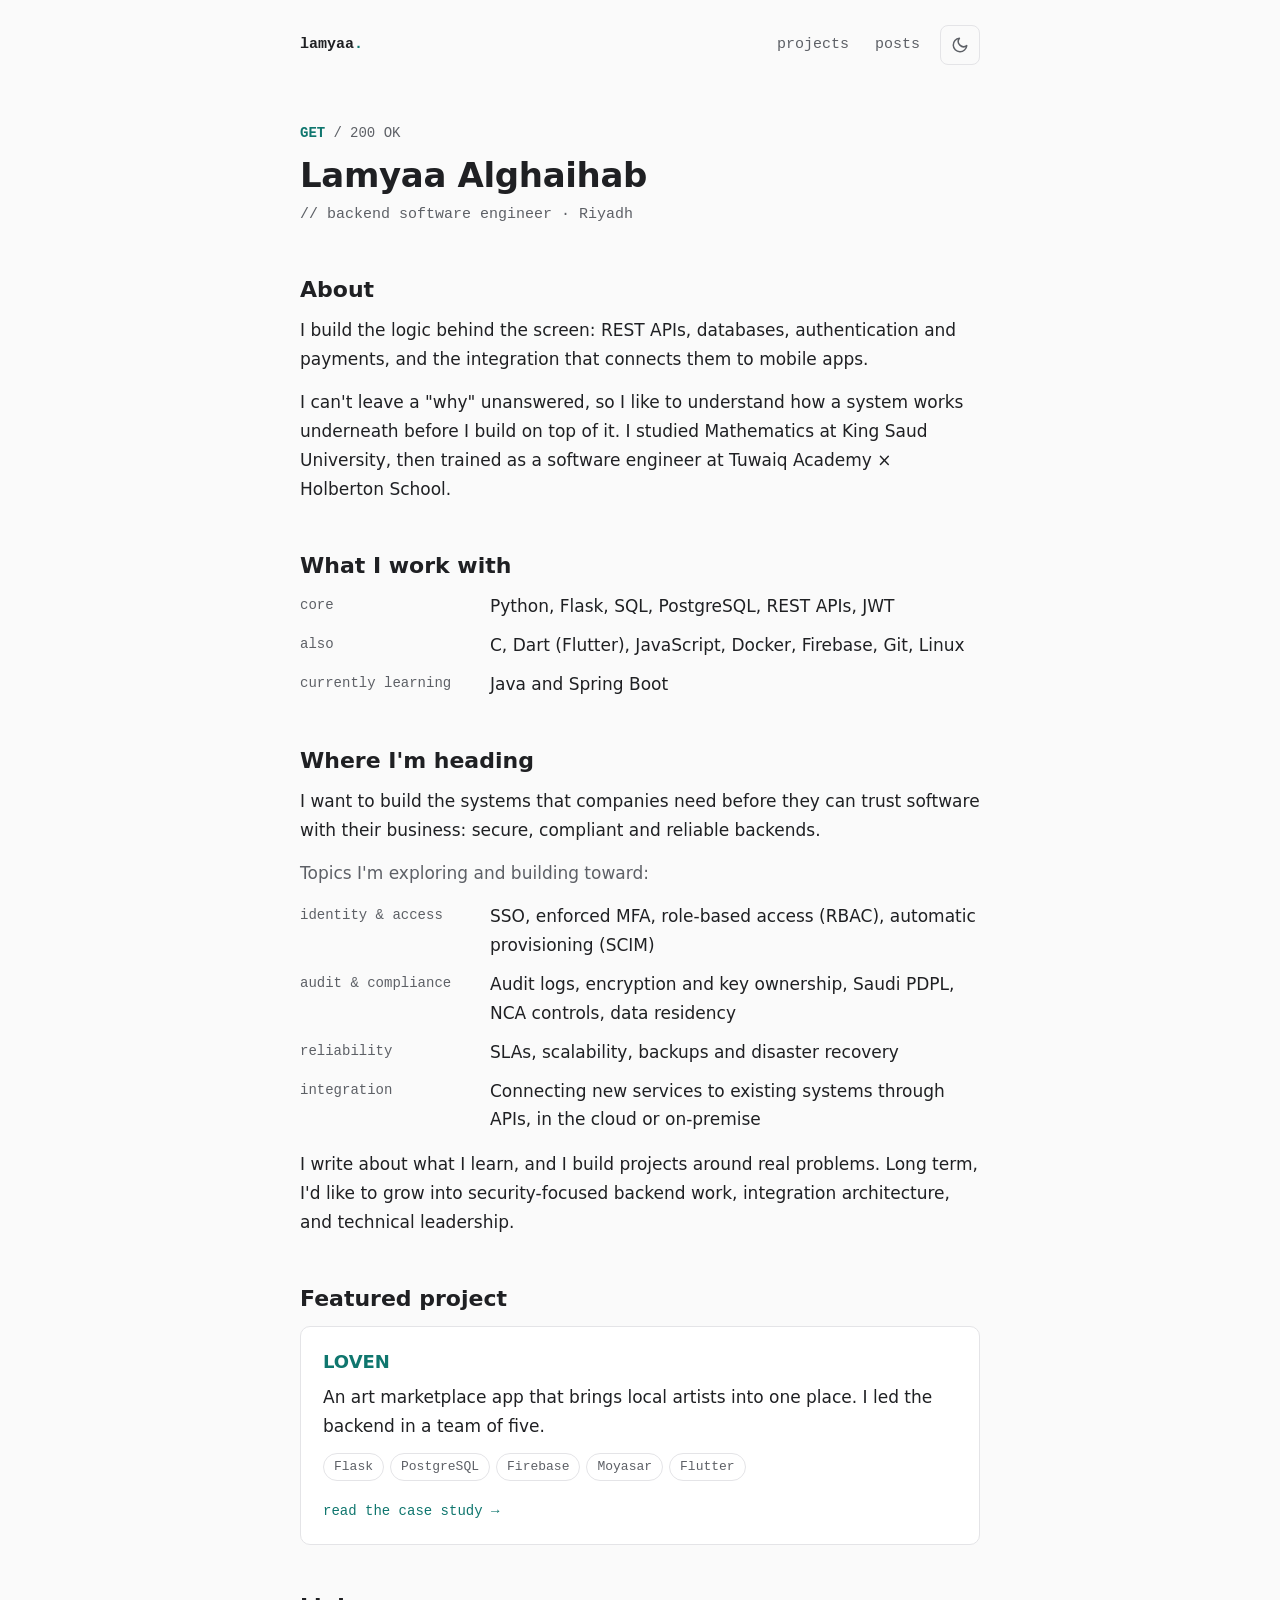
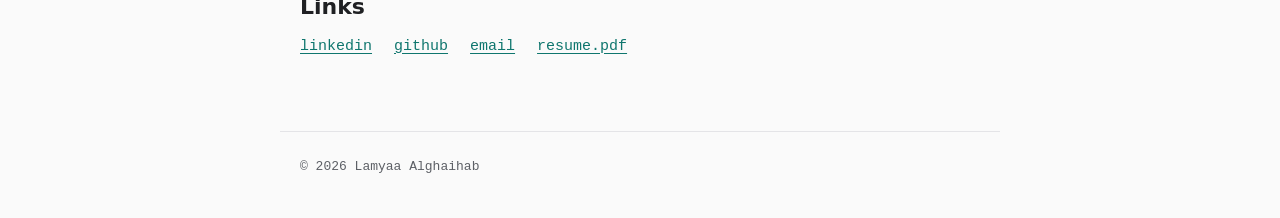
<file: index.html>
<!doctype html>
<html lang="en">
<head>
  <meta charset="utf-8">
  <meta name="viewport" content="width=device-width, initial-scale=1">
  <title>Lamyaa Alghaihab · Backend Software Engineer</title>
  <meta name="description" content="Backend software engineer in Riyadh: APIs, databases, authentication and payments.">
  <script>
    (function () {
      var t;
      try { t = localStorage.getItem("theme"); } catch (e) {}
      if (t !== "light" && t !== "dark") {
        t = window.matchMedia("(prefers-color-scheme: dark)").matches ? "dark" : "light";
      }
      document.documentElement.setAttribute("data-theme", t);
    })();
  </script>
  <link rel="stylesheet" href="assets/style.css">
</head>
<body>
  <header class="wrap site-header">
    <a class="logo" href="index.html">lamyaa<span>.</span></a>
    <nav class="site-nav" aria-label="Main">
      <a href="projects.html">projects</a>
      <a href="posts.html">posts</a>
      <button class="theme-toggle" type="button" aria-label="Switch theme">
        <svg class="icon-moon" viewBox="0 0 24 24" fill="none" stroke="currentColor" stroke-width="2" stroke-linecap="round" stroke-linejoin="round" aria-hidden="true"><path d="M21 12.8A9 9 0 1 1 11.2 3a7 7 0 0 0 9.8 9.8z"/></svg>
        <svg class="icon-sun" viewBox="0 0 24 24" fill="none" stroke="currentColor" stroke-width="2" stroke-linecap="round" stroke-linejoin="round" aria-hidden="true"><circle cx="12" cy="12" r="4"/><path d="M12 2v2M12 20v2M4.9 4.9l1.4 1.4M17.7 17.7l1.4 1.4M2 12h2M20 12h2M4.9 19.1l1.4-1.4M17.7 6.3l1.4-1.4"/></svg>
      </button>
    </nav>
  </header>

  <main class="wrap">
    <p class="request"><span class="method">GET</span> /<span class="status">200 OK</span></p>
    <h1>Lamyaa Alghaihab</h1>
    <p class="tagline">// backend software engineer · Riyadh</p>

    <h2>About</h2>
    <p>I build the logic behind the screen: REST APIs, databases, authentication and payments, and the integration that connects them to mobile apps.</p>
    <p>I can't leave a "why" unanswered, so I like to understand how a system works underneath before I build on top of it. I studied Mathematics at King Saud University, then trained as a software engineer at Tuwaiq Academy × Holberton School.</p>

    <h2>What I work with</h2>
    <dl class="rows">
      <dt>core</dt>
      <dd>Python, Flask, SQL, PostgreSQL, REST APIs, JWT</dd>
      <dt>also</dt>
      <dd>C, Dart (Flutter), JavaScript, Docker, Firebase, Git, Linux</dd>
      <dt>currently learning</dt>
      <dd>Java and Spring Boot</dd>
    </dl>

    <h2>Where I'm heading</h2>
    <p>I want to build the systems that companies need before they can trust software with their business: secure, compliant and reliable backends.</p>
    <p class="muted">Topics I'm exploring and building toward:</p>
    <dl class="rows">
      <dt>identity &amp; access</dt>
      <dd>SSO, enforced MFA, role-based access (RBAC), automatic provisioning (SCIM)</dd>
      <dt>audit &amp; compliance</dt>
      <dd>Audit logs, encryption and key ownership, Saudi PDPL, NCA controls, data residency</dd>
      <dt>reliability</dt>
      <dd>SLAs, scalability, backups and disaster recovery</dd>
      <dt>integration</dt>
      <dd>Connecting new services to existing systems through APIs, in the cloud or on-premise</dd>
    </dl>
    <p style="margin-top:16px">I write about what I learn, and I build projects around real problems. Long term, I'd like to grow into security-focused backend work, integration architecture, and technical leadership.</p>

    <h2>Featured project</h2>
    <a class="card" href="projects/loven.html">
      <h3>LOVEN</h3>
      <p>An art marketplace app that brings local artists into one place. I led the backend in a team of five.</p>
      <ul class="tags">
        <li>Flask</li><li>PostgreSQL</li><li>Firebase</li><li>Moyasar</li><li>Flutter</li>
      </ul>
      <span class="more">read the case study →</span>
    </a>

    <h2>Links</h2>
    <ul class="links">
      <li><a href="https://www.linkedin.com/in/lamyaa-alghaihab">linkedin</a></li>
      <li><a href="https://github.com/Lamyaa439">github</a></li>
      <li><a href="mailto:lamyaaalghaihab@gmail.com">email</a></li>
      <li><a href="assets/cv.pdf">resume.pdf</a></li>
    </ul>
  </main>

  <footer class="wrap site-footer">© 2026 Lamyaa Alghaihab</footer>
  <script src="assets/site.js"></script>
</body>
</html>
</file>
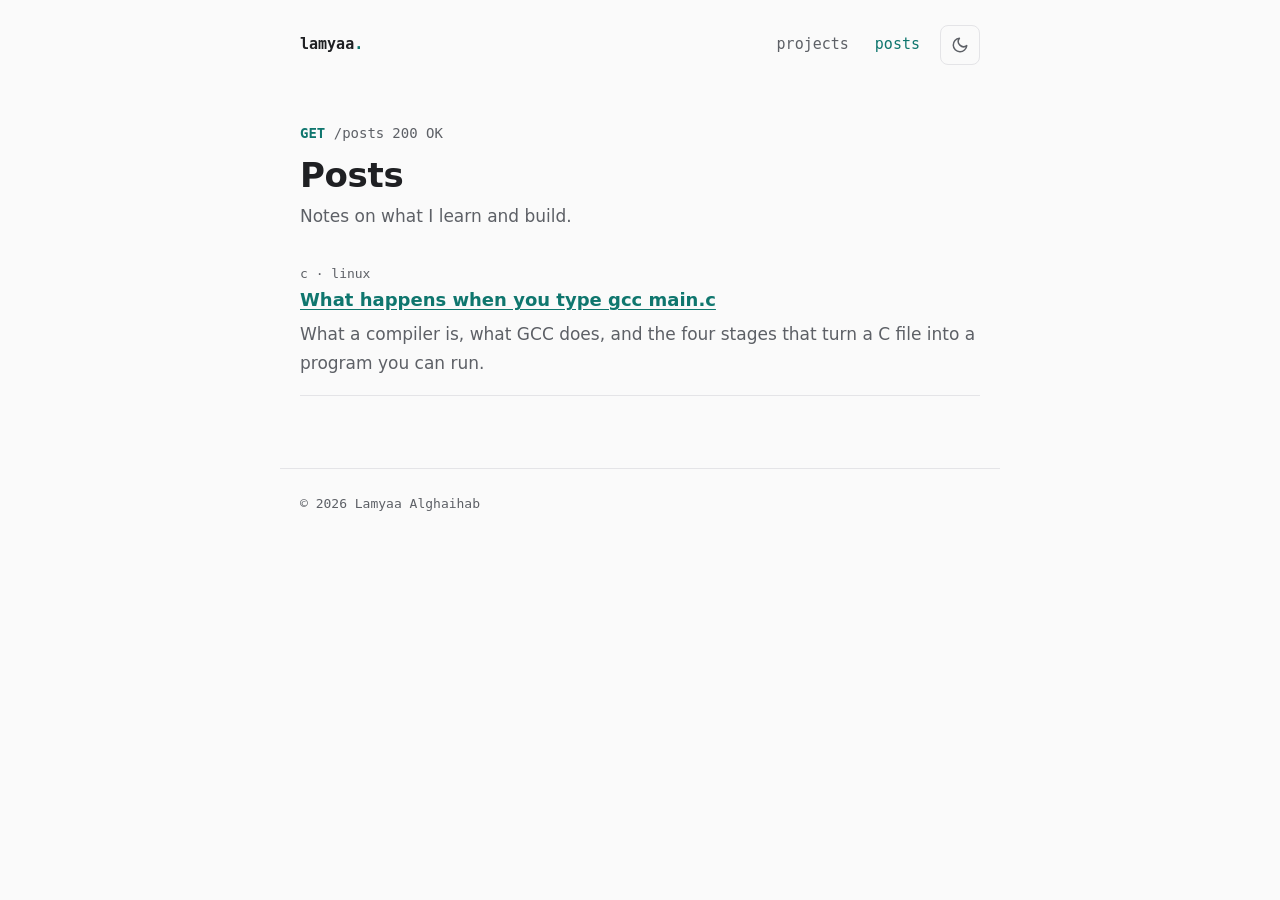
<file: posts.html>
<!doctype html>
<html lang="en">
<head>
  <meta charset="utf-8">
  <meta name="viewport" content="width=device-width, initial-scale=1">
  <title>Posts · Lamyaa Alghaihab</title>
  <meta name="description" content="Technical notes and articles by Lamyaa Alghaihab.">
  <script>
    (function () {
      var t;
      try { t = localStorage.getItem("theme"); } catch (e) {}
      if (t !== "light" && t !== "dark") {
        t = window.matchMedia("(prefers-color-scheme: dark)").matches ? "dark" : "light";
      }
      document.documentElement.setAttribute("data-theme", t);
    })();
  </script>
  <link rel="stylesheet" href="assets/style.css">
</head>
<body>
  <header class="wrap site-header">
    <a class="logo" href="index.html">lamyaa<span>.</span></a>
    <nav class="site-nav" aria-label="Main">
      <a href="projects.html">projects</a>
      <a href="posts.html" aria-current="page">posts</a>
      <button class="theme-toggle" type="button" aria-label="Switch theme">
        <svg class="icon-moon" viewBox="0 0 24 24" fill="none" stroke="currentColor" stroke-width="2" stroke-linecap="round" stroke-linejoin="round" aria-hidden="true"><path d="M21 12.8A9 9 0 1 1 11.2 3a7 7 0 0 0 9.8 9.8z"/></svg>
        <svg class="icon-sun" viewBox="0 0 24 24" fill="none" stroke="currentColor" stroke-width="2" stroke-linecap="round" stroke-linejoin="round" aria-hidden="true"><circle cx="12" cy="12" r="4"/><path d="M12 2v2M12 20v2M4.9 4.9l1.4 1.4M17.7 17.7l1.4 1.4M2 12h2M20 12h2M4.9 19.1l1.4-1.4M17.7 6.3l1.4-1.4"/></svg>
      </button>
    </nav>
  </header>

  <main class="wrap">
    <p class="request"><span class="method">GET</span> /posts<span class="status">200 OK</span></p>
    <h1>Posts</h1>
    <p class="muted">Notes on what I learn and build.</p>

    <div class="post-item">
      <p class="post-meta">c · linux</p>
      <h3><a href="posts/what-happens-when-you-type-gcc-main-c.html">What happens when you type gcc main.c</a></h3>
      <p class="muted">What a compiler is, what GCC does, and the four stages that turn a C file into a program you can run.</p>
    </div>
  </main>

  <footer class="wrap site-footer">© 2026 Lamyaa Alghaihab</footer>
  <script src="assets/site.js"></script>
</body>
</html>
</file>
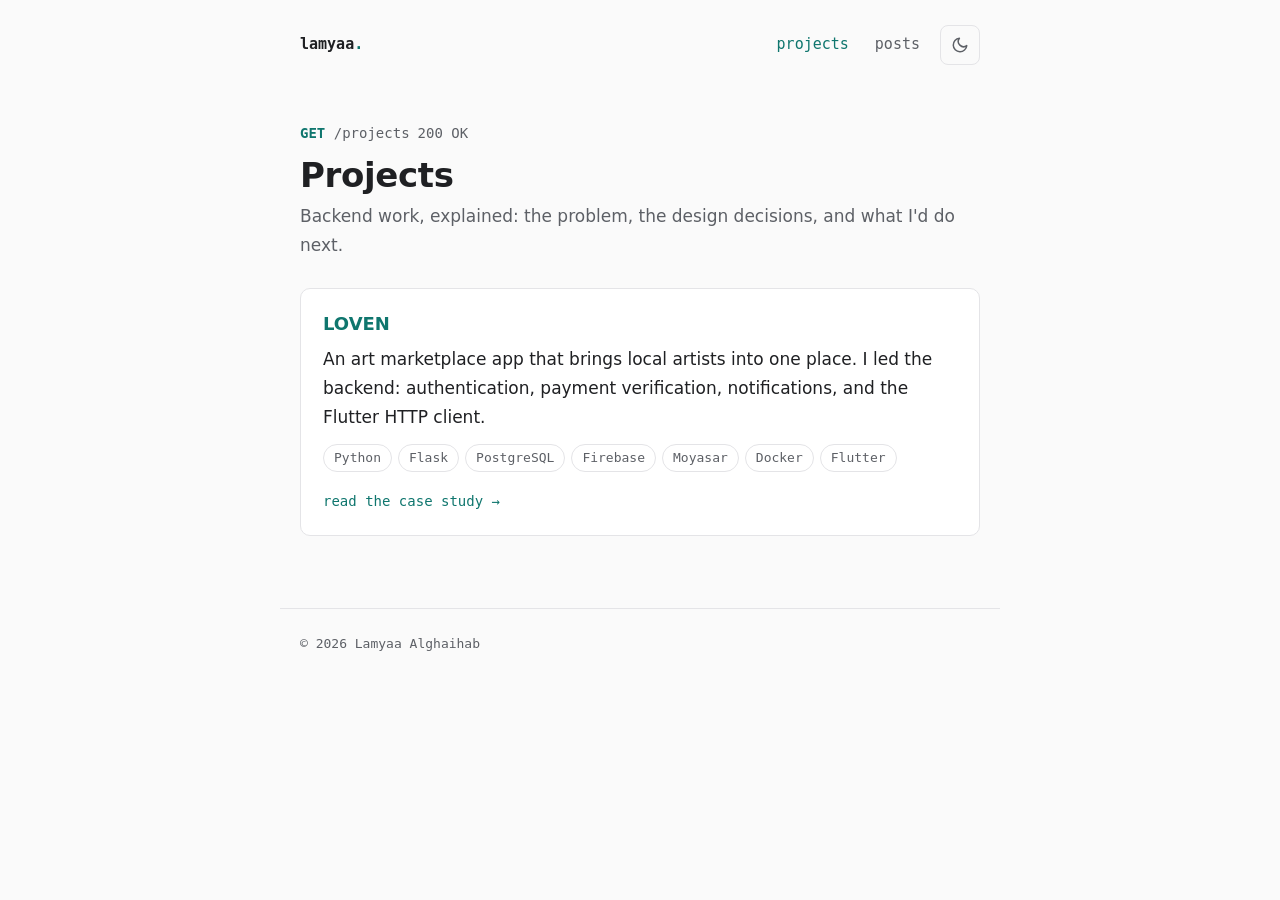
<file: projects.html>
<!doctype html>
<html lang="en">
<head>
  <meta charset="utf-8">
  <meta name="viewport" content="width=device-width, initial-scale=1">
  <title>Projects · Lamyaa Alghaihab</title>
  <meta name="description" content="Backend projects by Lamyaa Alghaihab.">
  <script>
    (function () {
      var t;
      try { t = localStorage.getItem("theme"); } catch (e) {}
      if (t !== "light" && t !== "dark") {
        t = window.matchMedia("(prefers-color-scheme: dark)").matches ? "dark" : "light";
      }
      document.documentElement.setAttribute("data-theme", t);
    })();
  </script>
  <link rel="stylesheet" href="assets/style.css">
</head>
<body>
  <header class="wrap site-header">
    <a class="logo" href="index.html">lamyaa<span>.</span></a>
    <nav class="site-nav" aria-label="Main">
      <a href="projects.html" aria-current="page">projects</a>
      <a href="posts.html">posts</a>
      <button class="theme-toggle" type="button" aria-label="Switch theme">
        <svg class="icon-moon" viewBox="0 0 24 24" fill="none" stroke="currentColor" stroke-width="2" stroke-linecap="round" stroke-linejoin="round" aria-hidden="true"><path d="M21 12.8A9 9 0 1 1 11.2 3a7 7 0 0 0 9.8 9.8z"/></svg>
        <svg class="icon-sun" viewBox="0 0 24 24" fill="none" stroke="currentColor" stroke-width="2" stroke-linecap="round" stroke-linejoin="round" aria-hidden="true"><circle cx="12" cy="12" r="4"/><path d="M12 2v2M12 20v2M4.9 4.9l1.4 1.4M17.7 17.7l1.4 1.4M2 12h2M20 12h2M4.9 19.1l1.4-1.4M17.7 6.3l1.4-1.4"/></svg>
      </button>
    </nav>
  </header>

  <main class="wrap">
    <p class="request"><span class="method">GET</span> /projects<span class="status">200 OK</span></p>
    <h1>Projects</h1>
    <p class="muted">Backend work, explained: the problem, the design decisions, and what I'd do next.</p>

    <a class="card" href="projects/loven.html" style="margin-top:28px">
      <h3>LOVEN</h3>
      <p>An art marketplace app that brings local artists into one place. I led the backend: authentication, payment verification, notifications, and the Flutter HTTP client.</p>
      <ul class="tags">
        <li>Python</li><li>Flask</li><li>PostgreSQL</li><li>Firebase</li><li>Moyasar</li><li>Docker</li><li>Flutter</li>
      </ul>
      <span class="more">read the case study →</span>
    </a>
  </main>

  <footer class="wrap site-footer">© 2026 Lamyaa Alghaihab</footer>
  <script src="assets/site.js"></script>
</body>
</html>
</file>
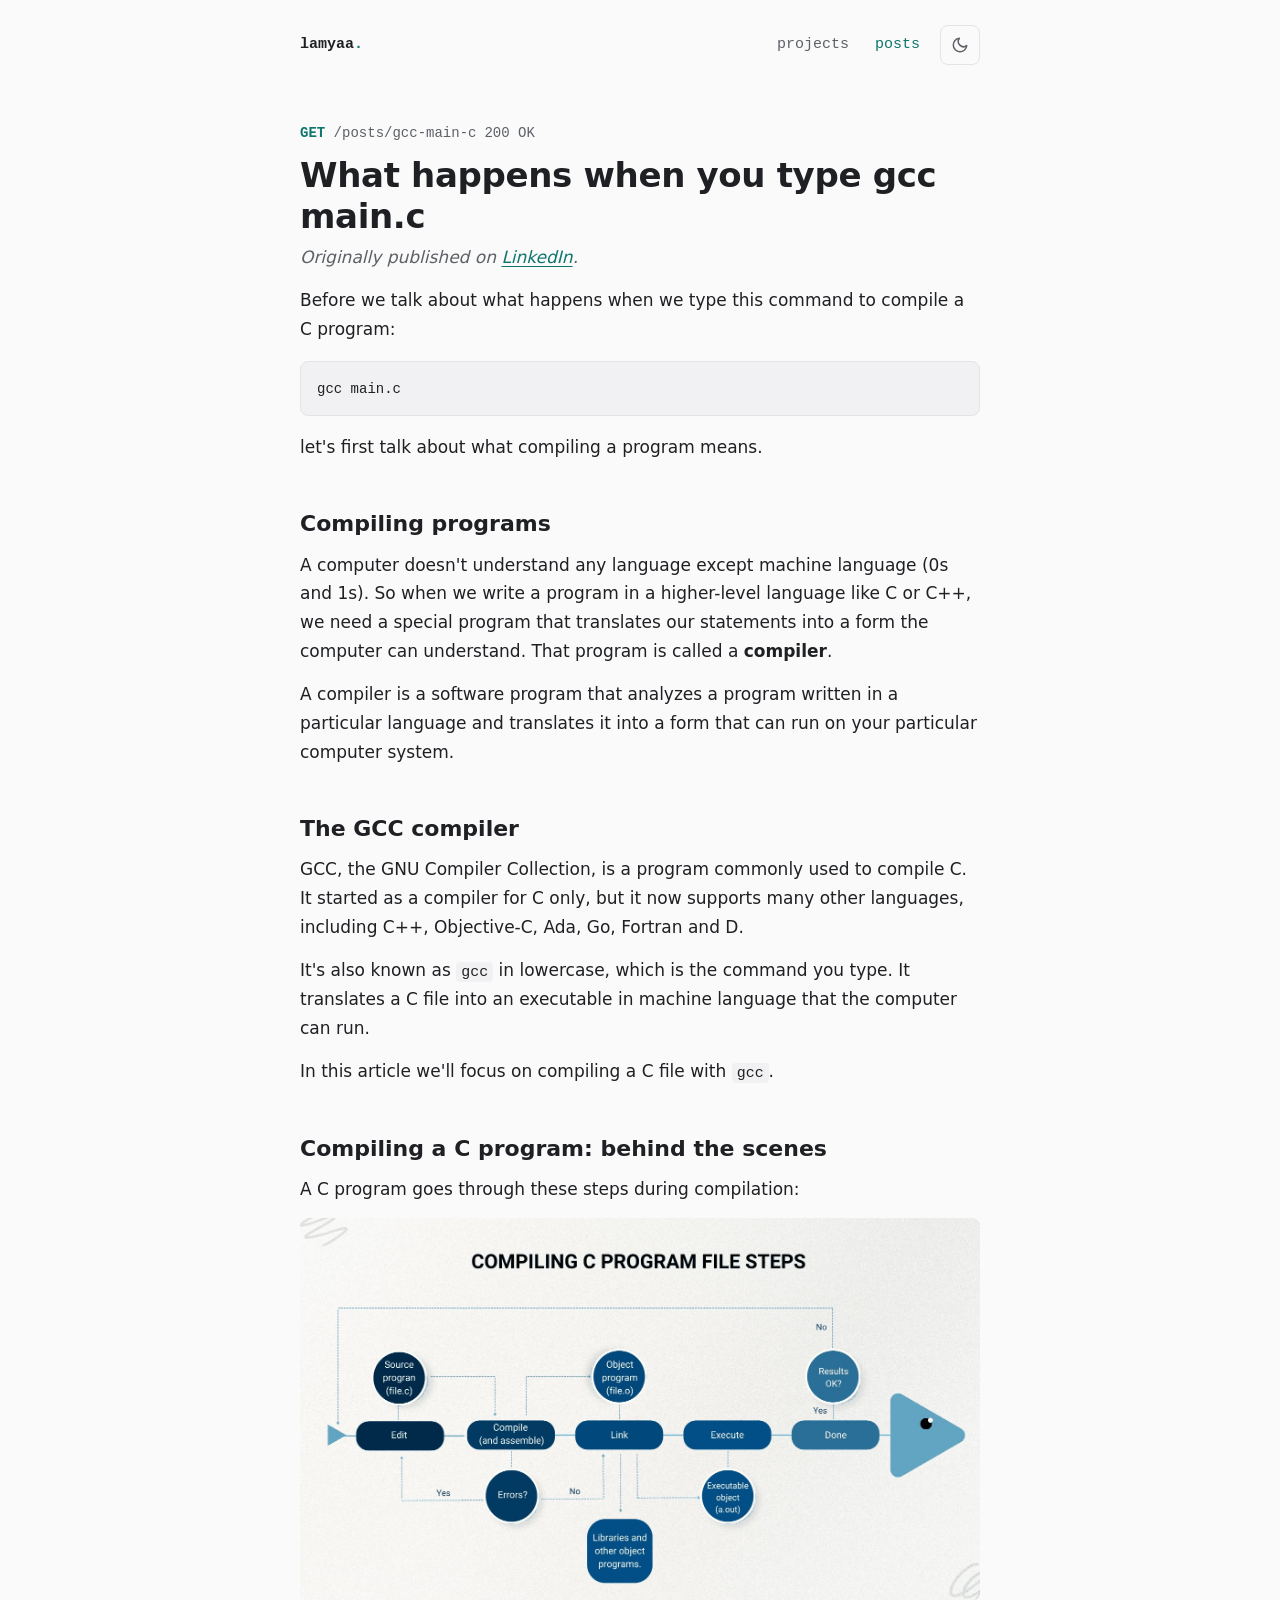
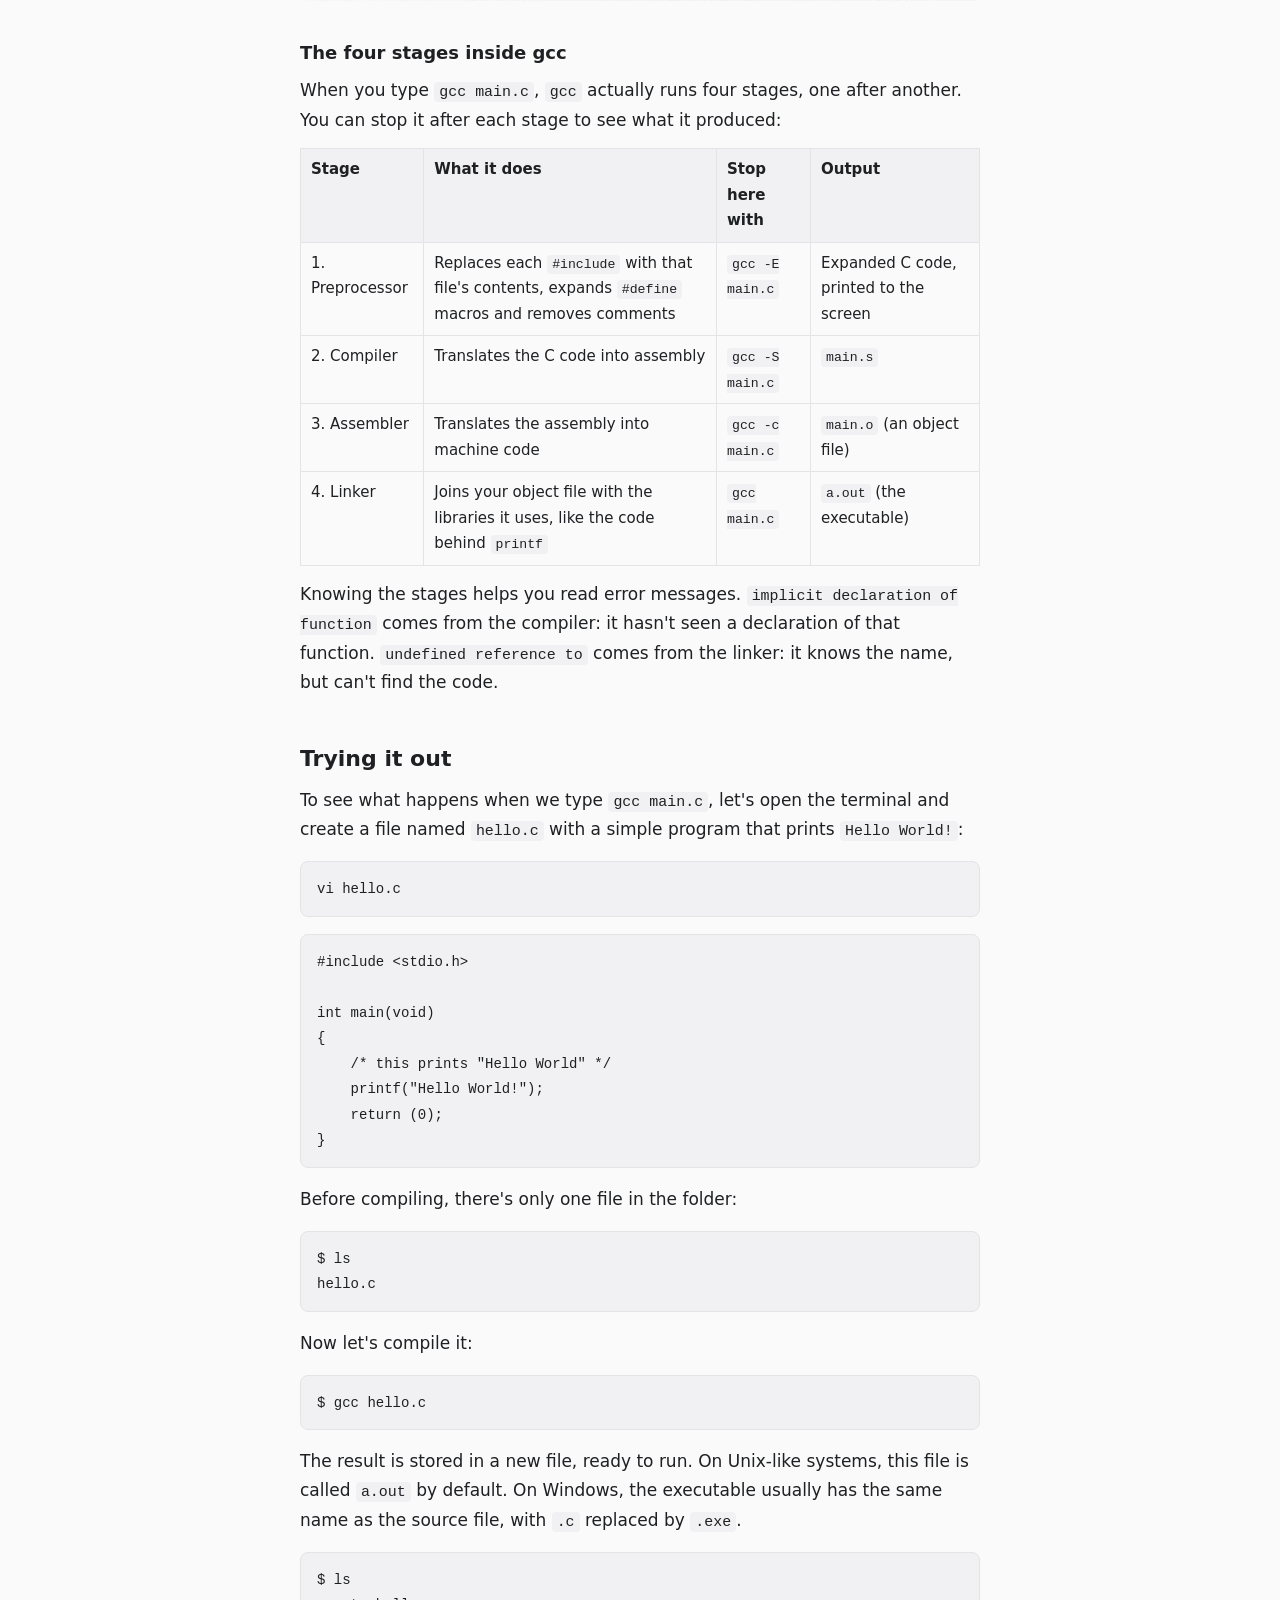
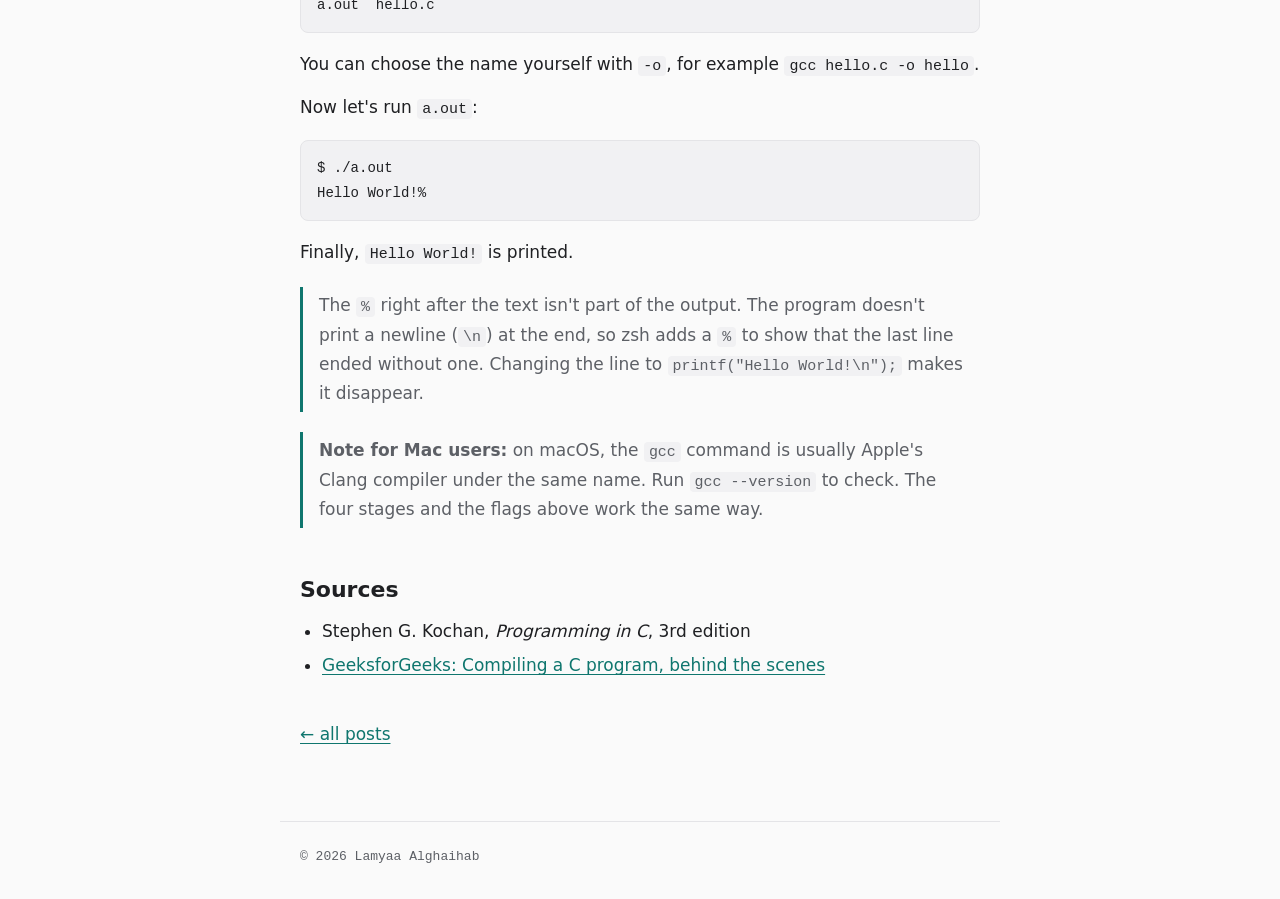
<file: posts/what-happens-when-you-type-gcc-main-c.html>
<!doctype html>
<html lang="en">
<head>
  <meta charset="utf-8">
  <meta name="viewport" content="width=device-width, initial-scale=1">
  <title>What happens when you type gcc main.c · Lamyaa Alghaihab</title>
  <meta name="description" content="What a compiler is, what GCC does, and the four stages that turn a C file into a program you can run.">
  <script>
    (function () {
      var t;
      try { t = localStorage.getItem("theme"); } catch (e) {}
      if (t !== "light" && t !== "dark") {
        t = window.matchMedia("(prefers-color-scheme: dark)").matches ? "dark" : "light";
      }
      document.documentElement.setAttribute("data-theme", t);
    })();
  </script>
  <link rel="stylesheet" href="../assets/style.css">
</head>
<body>
  <header class="wrap site-header">
    <a class="logo" href="../index.html">lamyaa<span>.</span></a>
    <nav class="site-nav" aria-label="Main">
      <a href="../projects.html">projects</a>
      <a href="../posts.html" aria-current="page">posts</a>
      <button class="theme-toggle" type="button" aria-label="Switch theme">
        <svg class="icon-moon" viewBox="0 0 24 24" fill="none" stroke="currentColor" stroke-width="2" stroke-linecap="round" stroke-linejoin="round" aria-hidden="true"><path d="M21 12.8A9 9 0 1 1 11.2 3a7 7 0 0 0 9.8 9.8z"/></svg>
        <svg class="icon-sun" viewBox="0 0 24 24" fill="none" stroke="currentColor" stroke-width="2" stroke-linecap="round" stroke-linejoin="round" aria-hidden="true"><circle cx="12" cy="12" r="4"/><path d="M12 2v2M12 20v2M4.9 4.9l1.4 1.4M17.7 17.7l1.4 1.4M2 12h2M20 12h2M4.9 19.1l1.4-1.4M17.7 6.3l1.4-1.4"/></svg>
      </button>
    </nav>
  </header>

  <main class="wrap">
    <p class="request"><span class="method">GET</span> /posts/gcc-main-c<span class="status">200 OK</span></p>
    <h1>What happens when you type gcc main.c</h1>
    <p class="muted"><em>Originally published on <a href="https://www.linkedin.com/pulse/what-happens-when-you-type-gcc-mainc-lamyaa-alghaihab-x9tuc/">LinkedIn</a>.</em></p>

    <p>Before we talk about what happens when we type this command to compile a C program:</p>
<pre><code>gcc main.c</code></pre>
    <p>let's first talk about what compiling a program means.</p>

    <h2>Compiling programs</h2>
    <p>A computer doesn't understand any language except machine language (0s and 1s). So when we write a program in a higher-level language like C or C++, we need a special program that translates our statements into a form the computer can understand. That program is called a <strong>compiler</strong>.</p>
    <p>A compiler is a software program that analyzes a program written in a particular language and translates it into a form that can run on your particular computer system.</p>

    <h2>The GCC compiler</h2>
    <p>GCC, the GNU Compiler Collection, is a program commonly used to compile C. It started as a compiler for C only, but it now supports many other languages, including C++, Objective-C, Ada, Go, Fortran and D.</p>
    <p>It's also known as <code>gcc</code> in lowercase, which is the command you type. It translates a C file into an executable in machine language that the computer can run.</p>
    <p>In this article we'll focus on compiling a C file with <code>gcc</code>.</p>

    <h2>Compiling a C program: behind the scenes</h2>
    <p>A C program goes through these steps during compilation:</p>
    <img src="compilation-steps.jpg" alt="Diagram of compiling a C program: edit, compile and assemble, link with libraries, execute a.out, and check the results" width="1488" height="837">

    <h3>The four stages inside gcc</h3>
    <p>When you type <code>gcc main.c</code>, <code>gcc</code> actually runs four stages, one after another. You can stop it after each stage to see what it produced:</p>
    <div class="table-wrap">
      <table>
        <thead>
          <tr><th>Stage</th><th>What it does</th><th>Stop here with</th><th>Output</th></tr>
        </thead>
        <tbody>
          <tr><td>1. Preprocessor</td><td>Replaces each <code>#include</code> with that file's contents, expands <code>#define</code> macros and removes comments</td><td><code>gcc -E main.c</code></td><td>Expanded C code, printed to the screen</td></tr>
          <tr><td>2. Compiler</td><td>Translates the C code into assembly</td><td><code>gcc -S main.c</code></td><td><code>main.s</code></td></tr>
          <tr><td>3. Assembler</td><td>Translates the assembly into machine code</td><td><code>gcc -c main.c</code></td><td><code>main.o</code> (an object file)</td></tr>
          <tr><td>4. Linker</td><td>Joins your object file with the libraries it uses, like the code behind <code>printf</code></td><td><code>gcc main.c</code></td><td><code>a.out</code> (the executable)</td></tr>
        </tbody>
      </table>
    </div>
    <p>Knowing the stages helps you read error messages. <code>implicit declaration of function</code> comes from the compiler: it hasn't seen a declaration of that function. <code>undefined reference to</code> comes from the linker: it knows the name, but can't find the code.</p>

    <h2>Trying it out</h2>
    <p>To see what happens when we type <code>gcc main.c</code>, let's open the terminal and create a file named <code>hello.c</code> with a simple program that prints <code>Hello World!</code>:</p>
<pre><code>vi hello.c</code></pre>
<pre><code>#include &lt;stdio.h&gt;

int main(void)
{
	/* this prints "Hello World" */
	printf("Hello World!");
	return (0);
}</code></pre>
    <p>Before compiling, there's only one file in the folder:</p>
<pre><code>$ ls
hello.c</code></pre>
    <p>Now let's compile it:</p>
<pre><code>$ gcc hello.c</code></pre>
    <p>The result is stored in a new file, ready to run. On Unix-like systems, this file is called <code>a.out</code> by default. On Windows, the executable usually has the same name as the source file, with <code>.c</code> replaced by <code>.exe</code>.</p>
<pre><code>$ ls
a.out  hello.c</code></pre>
    <p>You can choose the name yourself with <code>-o</code>, for example <code>gcc hello.c -o hello</code>.</p>
    <p>Now let's run <code>a.out</code>:</p>
<pre><code>$ ./a.out
Hello World!%</code></pre>
    <p>Finally, <code>Hello World!</code> is printed.</p>

    <blockquote>The <code>%</code> right after the text isn't part of the output. The program doesn't print a newline (<code>\n</code>) at the end, so zsh adds a <code>%</code> to show that the last line ended without one. Changing the line to <code>printf("Hello World!\n");</code> makes it disappear.</blockquote>

    <blockquote><strong>Note for Mac users:</strong> on macOS, the <code>gcc</code> command is usually Apple's Clang compiler under the same name. Run <code>gcc --version</code> to check. The four stages and the flags above work the same way.</blockquote>

    <h2>Sources</h2>
    <ul>
      <li>Stephen G. Kochan, <em>Programming in C</em>, 3rd edition</li>
      <li><a href="https://www.geeksforgeeks.org/c/compiling-a-c-program-behind-the-scenes/">GeeksforGeeks: Compiling a C program, behind the scenes</a></li>
    </ul>
  
    <p style="margin-top:40px"><a href="../posts.html">← all posts</a></p>
  </main>

  <footer class="wrap site-footer">© 2026 Lamyaa Alghaihab</footer>
  <script src="../assets/site.js"></script>
</body>
</html>
</file>
<file: assets/style.css>
/* ============================================================
   Colors
   Light is the default. Dark applies when the visitor picks it,
   or when their device is in dark mode and they haven't chosen.
   ============================================================ */
:root {
  --bg: #fafafa;
  --surface: #ffffff;
  --text: #1f2023;
  --muted: #5d6066;
  --accent: #0f766e;
  --border: #e4e4e7;
  --code-bg: #f1f1f3;
  --mono: ui-monospace, SFMono-Regular, Menlo, Consolas, monospace;
  --sans: system-ui, -apple-system, "Segoe UI", Roboto, sans-serif;
  color-scheme: light;
}

:root[data-theme="dark"] {
  --bg: #1b1c1e;
  --surface: #222326;
  --text: #dcdcdd;
  --muted: #9c9da1;
  --accent: #5eead4;
  --border: #323337;
  --code-bg: #2a2b2f;
  color-scheme: dark;
}

@media (prefers-color-scheme: dark) {
  :root:not([data-theme="light"]) {
    --bg: #1b1c1e;
    --surface: #222326;
    --text: #dcdcdd;
    --muted: #9c9da1;
    --accent: #5eead4;
    --border: #323337;
    --code-bg: #2a2b2f;
    color-scheme: dark;
  }
}

/* ============================================================
   Base
   ============================================================ */
* { box-sizing: border-box; }

body {
  margin: 0;
  background: var(--bg);
  color: var(--text);
  font: 17px/1.7 var(--sans);
}

.wrap { max-width: 720px; margin: 0 auto; padding: 0 20px; }

a { color: var(--accent); text-underline-offset: 3px; }
a:hover { text-decoration: none; }

h1 { margin: 0 0 6px; font-size: 34px; line-height: 1.2; letter-spacing: -0.01em; }
h2 { margin: 48px 0 12px; font-size: 22px; line-height: 1.3; }
h3 { margin: 28px 0 8px; font-size: 18px; }
p  { margin: 0 0 14px; }
ul { padding-left: 22px; margin: 0 0 14px; }
li { margin-bottom: 6px; }

.muted { color: var(--muted); }
.mono  { font-family: var(--mono); }

/* ============================================================
   Header
   ============================================================ */
.site-header {
  display: flex;
  justify-content: space-between;
  align-items: center;
  gap: 16px;
  padding-top: 24px;
  padding-bottom: 24px;
  font-family: var(--mono);
  font-size: 15px;
}
.logo { color: var(--text); font-weight: 700; text-decoration: none; }
.logo span { color: var(--accent); }

.site-nav { display: flex; align-items: center; gap: 6px; }
.site-nav a { color: var(--muted); text-decoration: none; padding: 8px 10px; border-radius: 6px; }
.site-nav a:hover,
.site-nav a[aria-current="page"] { color: var(--accent); }

.theme-toggle {
  display: inline-flex;
  align-items: center;
  justify-content: center;
  width: 40px;
  height: 40px;
  margin-left: 4px;
  border: 1px solid var(--border);
  border-radius: 8px;
  background: transparent;
  color: var(--muted);
  cursor: pointer;
}
.theme-toggle:hover { color: var(--accent); border-color: var(--accent); }
.theme-toggle svg { width: 18px; height: 18px; }
.theme-toggle .icon-sun { display: none; }
:root[data-theme="dark"] .theme-toggle .icon-sun { display: block; }
:root[data-theme="dark"] .theme-toggle .icon-moon { display: none; }

/* ============================================================
   "GET /about  200 OK" line above page titles
   ============================================================ */
.request {
  margin: 32px 0 10px;
  font-family: var(--mono);
  font-size: 14px;
  color: var(--muted);
}
.request .method { color: var(--accent); font-weight: 700; }
.request .status { margin-left: 8px; }

.tagline { margin: 0 0 28px; font-family: var(--mono); font-size: 15px; color: var(--muted); }

/* ============================================================
   Skills and topics: label + value rows
   ============================================================ */
.rows { margin: 0; display: grid; grid-template-columns: 170px 1fr; gap: 10px 20px; }
.rows dt { font-family: var(--mono); font-size: 14px; color: var(--muted); padding-top: 2px; }
.rows dd { margin: 0; }

/* ============================================================
   Cards (featured project, project list)
   ============================================================ */
.card {
  display: block;
  padding: 20px 22px;
  border: 1px solid var(--border);
  border-radius: 10px;
  background: var(--surface);
  color: var(--text);
  text-decoration: none;
}
a.card:hover { border-color: var(--accent); }
.card h3 { margin: 0 0 6px; color: var(--accent); }
.card p { margin: 0 0 12px; }
.card .more { font-family: var(--mono); font-size: 14px; color: var(--accent); }

.tags { display: flex; flex-wrap: wrap; gap: 6px; margin: 0 0 14px; padding: 0; list-style: none; }
.tags li {
  margin: 0;
  padding: 2px 10px;
  border: 1px solid var(--border);
  border-radius: 999px;
  font-family: var(--mono);
  font-size: 13px;
  color: var(--muted);
}

/* ============================================================
   Links row
   ============================================================ */
.links { display: flex; flex-wrap: wrap; gap: 8px 22px; margin: 0; padding: 0; list-style: none; font-family: var(--mono); font-size: 15px; }
.links li { margin: 0; }

/* ============================================================
   Case study
   ============================================================ */
.facts { margin: 24px 0 0; display: grid; grid-template-columns: 110px 1fr; gap: 8px 18px; font-size: 15px; }
.facts dt { font-family: var(--mono); font-size: 13px; color: var(--muted); padding-top: 3px; }
.facts dd { margin: 0; }

.media-placeholder {
  display: flex;
  align-items: center;
  justify-content: center;
  margin: 28px 0 0;
  aspect-ratio: 16 / 9;
  border: 1.5px dashed var(--border);
  border-radius: 10px;
  background: var(--surface);
  font-family: var(--mono);
  font-size: 14px;
  color: var(--muted);
  text-align: center;
  padding: 16px;
}
video { width: 100%; border-radius: 10px; margin-top: 28px; }

.diagram {
  margin: 16px 0 20px;
  padding: 16px;
  border: 1px solid var(--border);
  border-radius: 10px;
  background: var(--surface);
  overflow-x: auto;
  text-align: center;
}
.diagram pre.mermaid { margin: 0; background: none; border: 0; padding: 0; font-family: var(--sans); }

.decisions li strong { color: var(--text); }

.gallery {
  display: grid;
  grid-template-columns: repeat(auto-fill, minmax(150px, 1fr));
  gap: 12px;
  margin-top: 16px;
}
.gallery .shot {
  aspect-ratio: 9 / 19;
  border: 1.5px dashed var(--border);
  border-radius: 14px;
  background: var(--surface);
  display: flex;
  align-items: center;
  justify-content: center;
  font-family: var(--mono);
  font-size: 13px;
  color: var(--muted);
}
.gallery img { width: 100%; border-radius: 14px; border: 1px solid var(--border); }

/* ============================================================
   Posts list
   ============================================================ */
.post-item { padding: 18px 0; border-bottom: 1px solid var(--border); }
.post-item h3 { margin: 0 0 4px; }
.post-item p { margin: 0; }
.post-meta { font-family: var(--mono); font-size: 13px; color: var(--muted); margin-bottom: 4px; }

/* ============================================================
   Code, tables, quotes, images (articles)
   ============================================================ */
code { font-family: var(--mono); font-size: 0.88em; background: var(--code-bg); padding: 2px 5px; border-radius: 4px; }
pre {
  background: var(--code-bg);
  border: 1px solid var(--border);
  border-radius: 8px;
  padding: 14px 16px;
  overflow-x: auto;
  line-height: 1.5;
  tab-size: 4;
}
pre code { background: none; padding: 0; font-size: 14px; }
img { max-width: 100%; height: auto; border-radius: 8px; }
.table-wrap { overflow-x: auto; margin-bottom: 14px; }
table { border-collapse: collapse; width: 100%; font-size: 15px; }
th, td { border: 1px solid var(--border); padding: 8px 10px; text-align: left; vertical-align: top; }
th { background: var(--code-bg); }
blockquote { margin: 20px 0; padding: 4px 16px; border-left: 3px solid var(--accent); color: var(--muted); }

/* ============================================================
   Footer
   ============================================================ */
.site-footer {
  margin-top: 72px;
  padding-top: 24px;
  padding-bottom: 40px;
  border-top: 1px solid var(--border);
  font-family: var(--mono);
  font-size: 13px;
  color: var(--muted);
}

/* ============================================================
   Phones
   ============================================================ */
@media (max-width: 560px) {
  body { font-size: 16px; }
  h1 { font-size: 28px; }
  .rows, .facts { grid-template-columns: 1fr; gap: 2px; }
  .rows dd, .facts dd { margin-bottom: 12px; }
  .site-nav a { padding: 8px 6px; }
}

/* Diagrams can be wider than the text column on large screens */
@media (min-width: 900px) {
  .diagram {
    width: min(1000px, calc(100vw - 40px));
    margin-left: 50%;
    transform: translateX(-50%);
  }
}

/* ============================================================
   Project header: summary on the left, demo video on the right
   ============================================================ */
.project-hero {
  display: grid;
  grid-template-columns: minmax(0, 1fr) 290px;
  gap: 40px;
  align-items: center;
}
.project-hero .facts { grid-template-columns: 80px 1fr; }

.demo { margin: 0; }

.demo-video {
  display: block;
  width: 100%;
  aspect-ratio: 9 / 19.5;
  object-fit: contain;
  /* Hide the white margin baked into the video around the phone frame */
  clip-path: inset(5% 2.4% 5.6% 2.4% round 12% / 5.6%);
}

.demo figcaption {
  margin-top: -18px;
  text-align: center;
  font-family: var(--mono);
  font-size: 13px;
  color: var(--accent);
}

@media (max-width: 640px) {
  .project-hero { grid-template-columns: 1fr; gap: 8px; }
  .demo { max-width: 300px; margin: 20px auto 0; }
}
</file>
